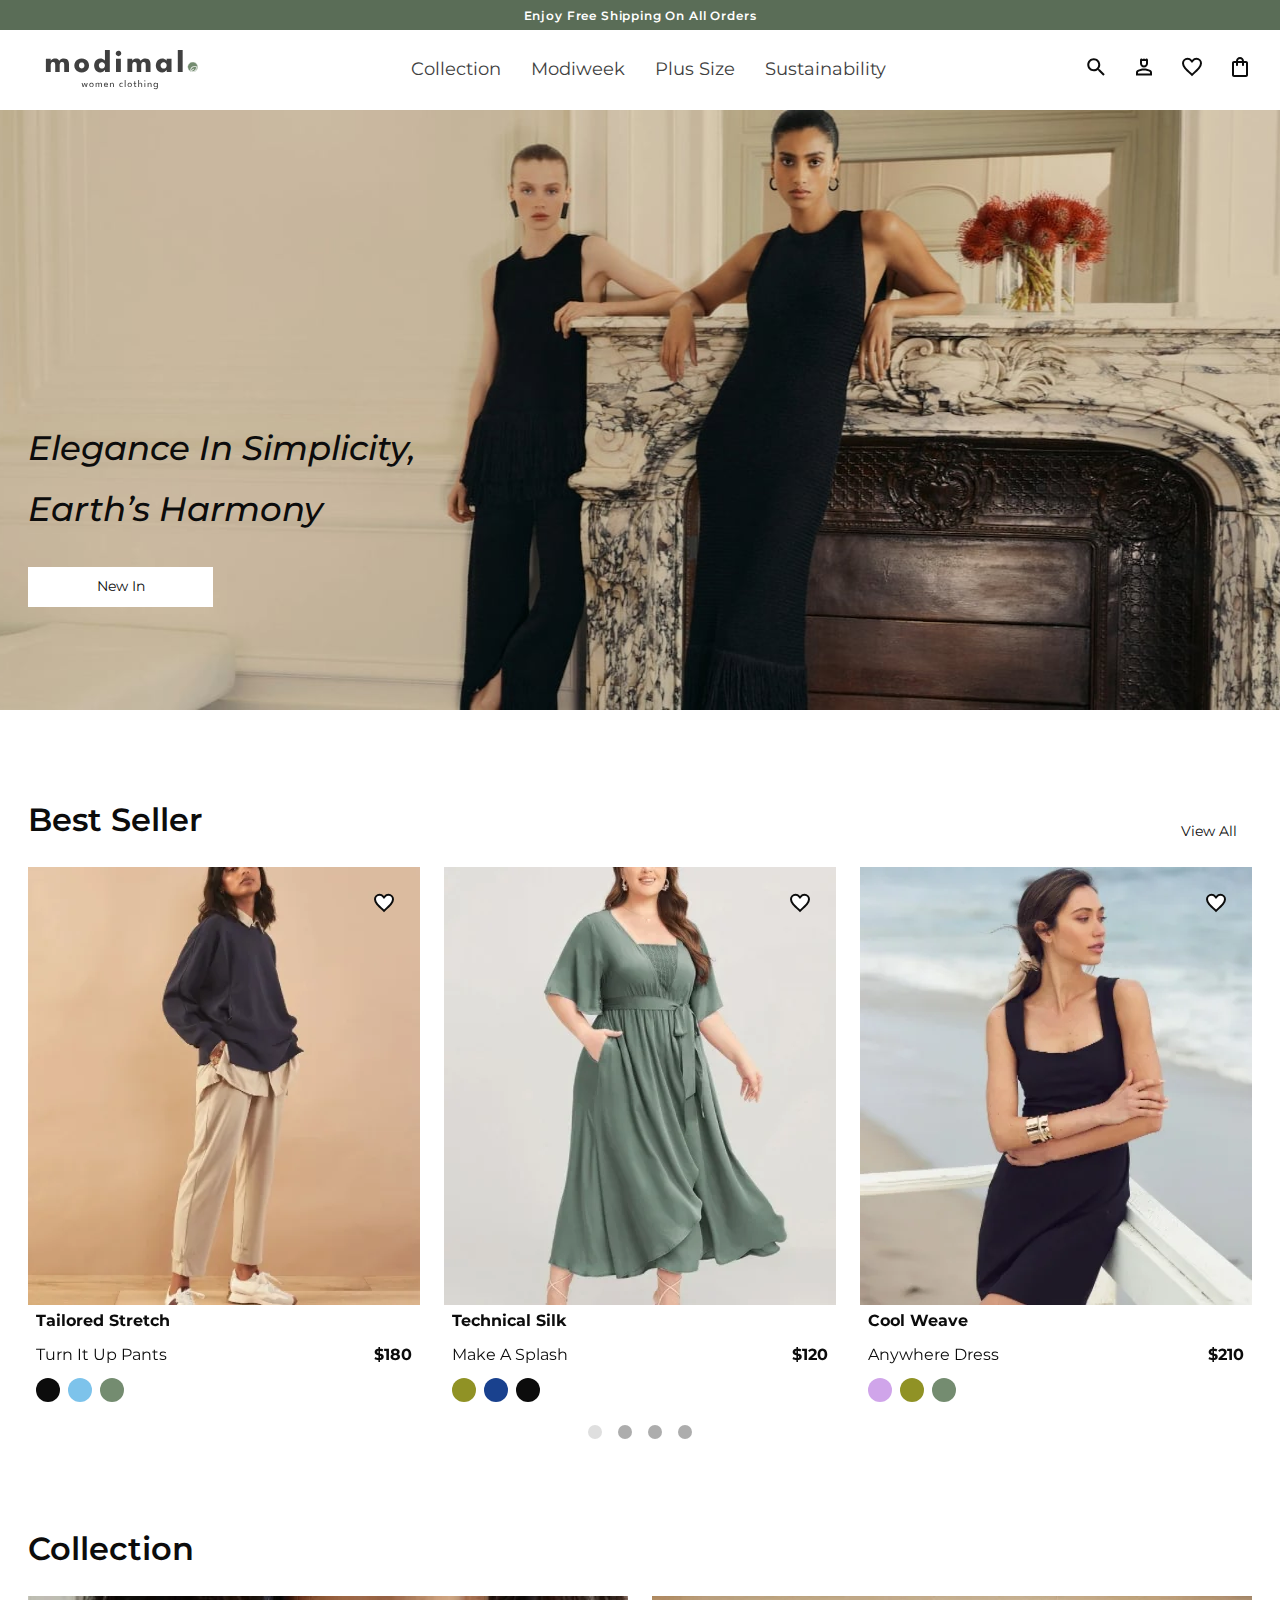
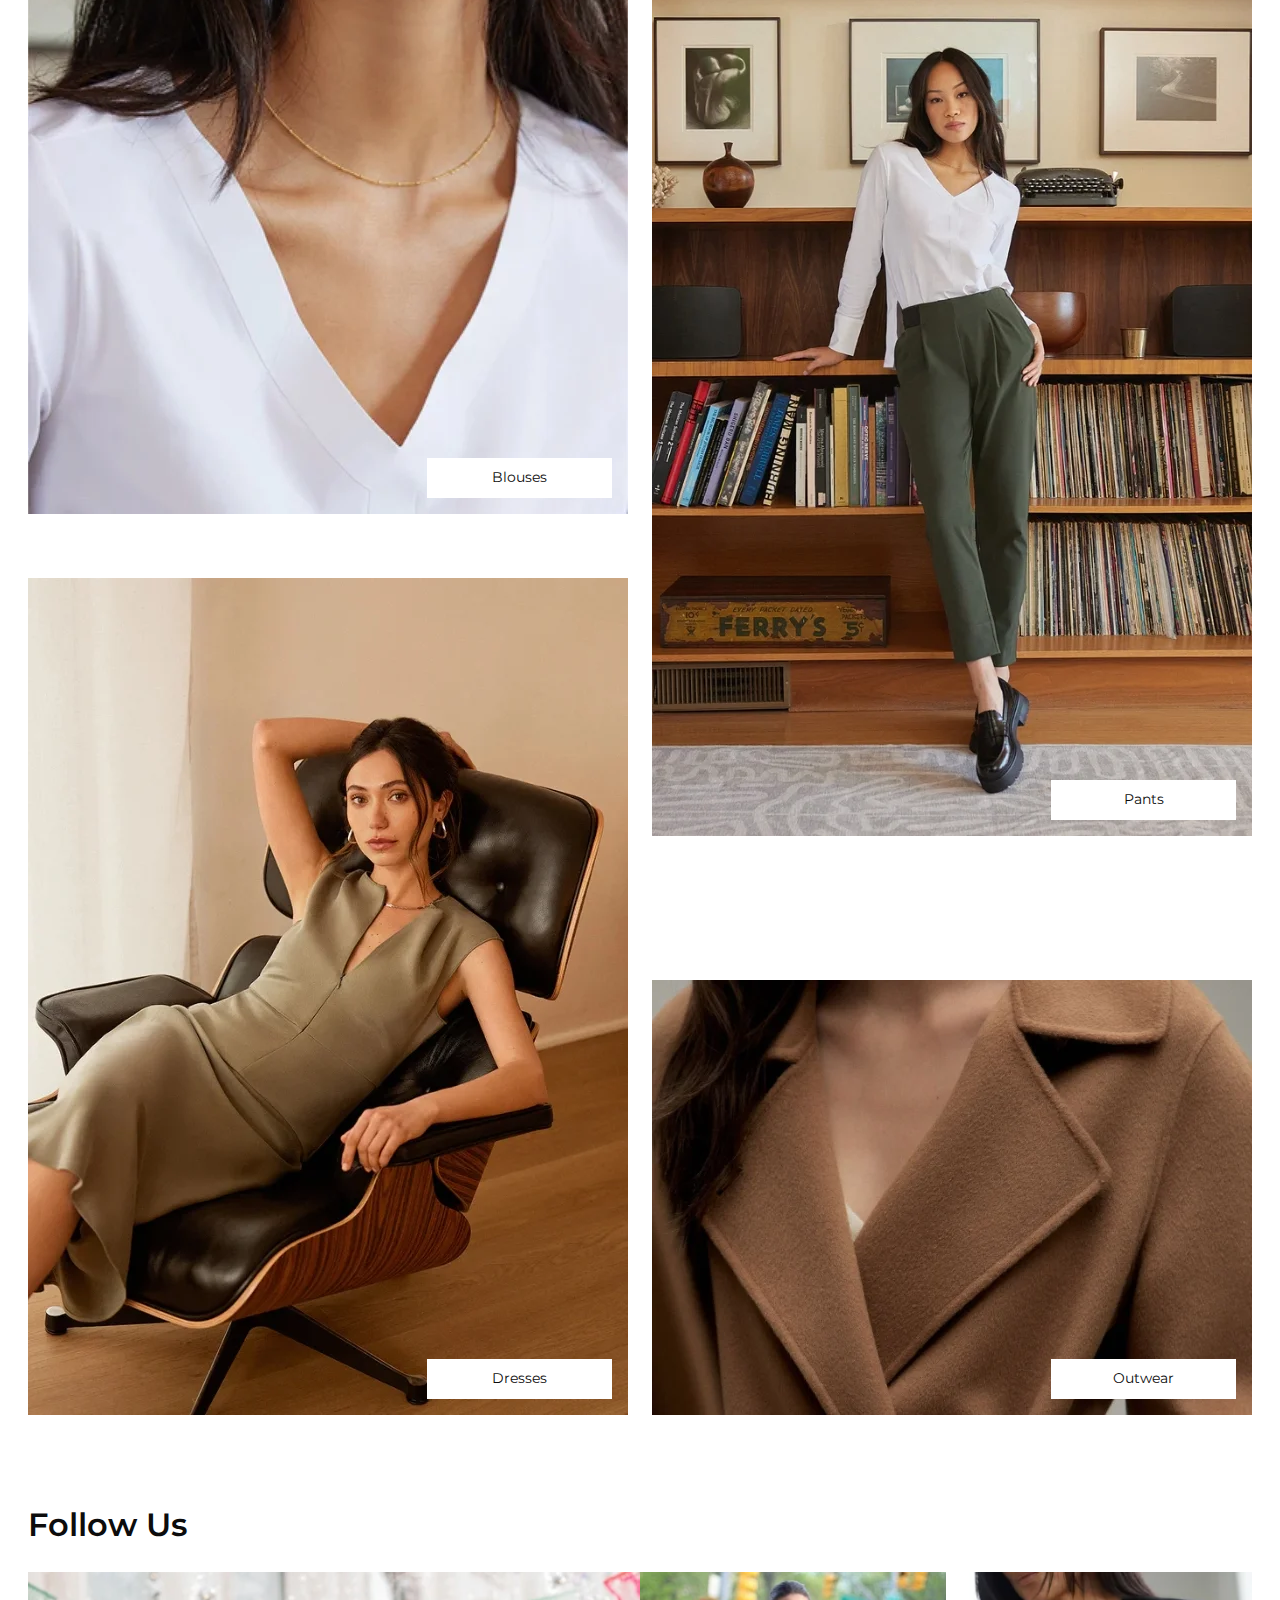
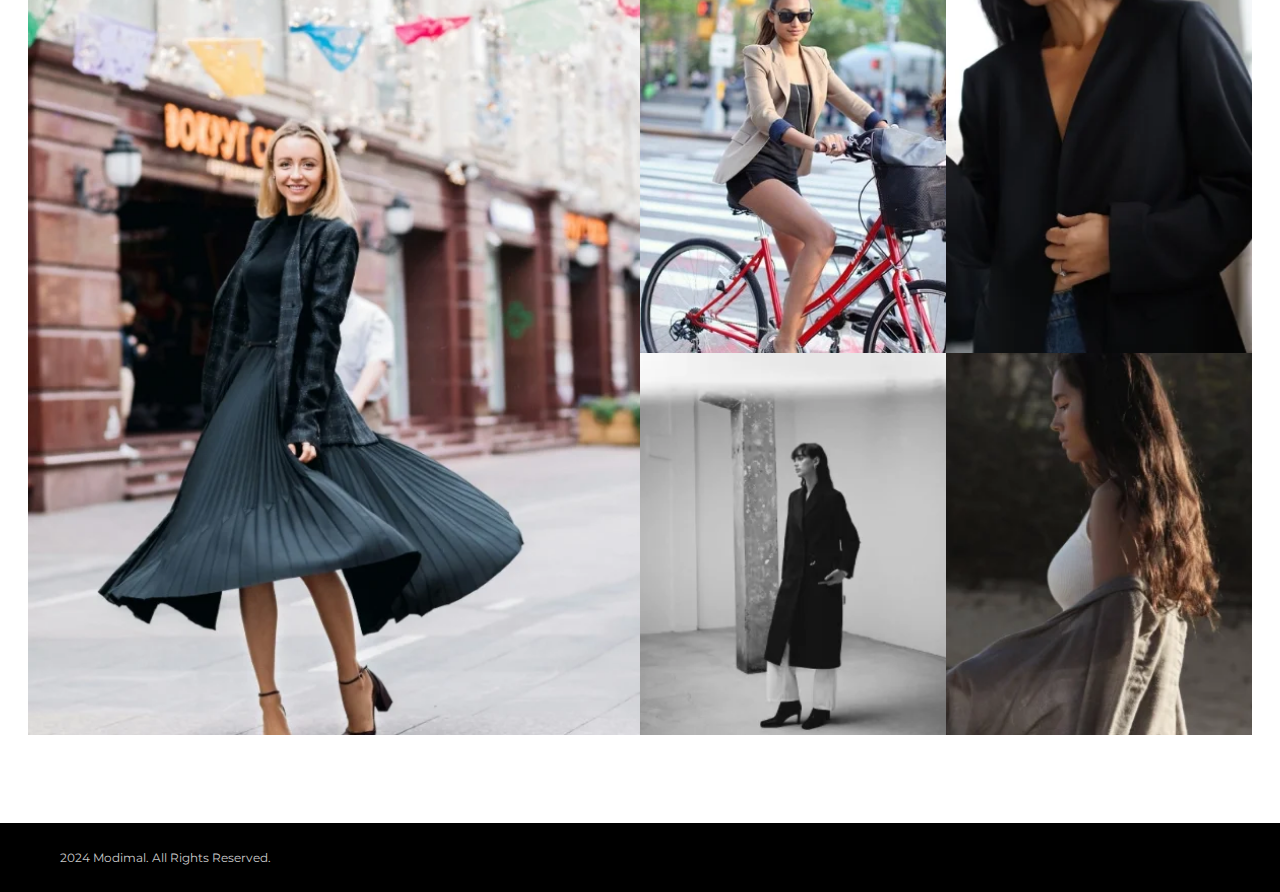
<file: docs/index.html>
<!DOCTYPE html><html lang="en"><head><meta charset="UTF-8"/><meta http-equiv="X-UA-Compatible" content="IE=edge"/><meta name="viewport" content="width=device-width, initial-scale=1.0"/><title>Modimal</title><link rel="stylesheet" href="./css/main.css"/><link rel="icon" type="image/x-icon" href="./img/favicons/favicon.svg"><link rel="apple-touch-icon" sizes="180x180" href="./img/favicons/apple-touch-icon.png"></head><body><section class="top-info"><div class="container"><p>Enjoy Free Shipping On&#160;All Orders</p></div></section><header class="header"><div class="container"><div class="header__row"><div class="header__logo"> <a href="#!" class="logo"><img src="./img/logo/logo.svg" alt="modimal"></a></div><nav class="header__nav nav"><ul class="nav__list"><li><a href="#!">Collection</a></li><li><a href="#!">Modiweek</a></li><li><a href="#!">Plus Size</a></li><li><a href="#!">Sustainability</a></li></ul></nav><div class="header_account header__account--first"><ul class="account"><li class="account__menu"> <button class="mobile-nav-btn"><div class="nav-icon"></div></button></li><li class="account__search"> <a href="#!"><svg class="icon icon--search"><use href="./img/svgsprite/sprite.symbol.svg#search"></use></svg></a></li><li> <a href="#!"><svg class="icon icon--person"><use href="./img/svgsprite/sprite.symbol.svg#person"></use></svg></a></li></ul></div><div class="header_account"><ul class="account"><li> <a href="#!"><svg class="icon icon--favorite"><use href="./img/svgsprite/sprite.symbol.svg#favorite"></use></svg></a></li><li> <a href="#!"><svg class="icon icon--bag"><use href="./img/svgsprite/sprite.symbol.svg#bag"></use></svg></a></li></ul></div></div></div></header><div class="mobile-nav"><div class="mobile-nav__links"><ul class="mobile-links"><li class="mobile-links__parent"> <button class="mobile-links__parent-btn"> <span class="mobile-links__parent-tittle">Collection</span><svg class="mobile-links__parent-btn__icon icon icon--arrow-down"><use href="./img/svgsprite/sprite.symbol.svg#arrow-down"></use></svg></button><div class="mobile-sub"><ul class="mobile-sub-list"><li class="mobile-sub-list__item"><a class="mobile-sub-list__link" href="#!">modimal</a></li><li class="mobile-sub-list__item"><a class="mobile-sub-list__link" href="#!">modimal</a></li><li class="mobile-sub-list__item"><a class="mobile-sub-list__link" href="#!">modimal</a></li><li class="mobile-sub-list__item"><a class="mobile-sub-list__link" href="#!">modimal</a></li><li class="mobile-sub-list__item"><a class="mobile-sub-list__link" href="#!">modimal</a></li><li class="mobile-sub-list__item"><a class="mobile-sub-list__link" href="#!">modimal</a></li></ul></div></li><li class="mobile-links__parent"> <button class="mobile-links__parent-btn"> <span class="mobile-links__parent-tittle">New In</span><svg class="mobile-links__parent-btn__icon icon icon--arrow-down"><use href="./img/svgsprite/sprite.symbol.svg#arrow-down"></use></svg></button><div class="mobile-sub"><ul class="mobile-sub-list"><li class="mobile-sub-list__item"><a class="mobile-sub-list__link" href="#!">shop all</a></li><li class="mobile-sub-list__item"><a class="mobile-sub-list__link" href="#!">tops & blouses</a></li><li class="mobile-sub-list__item"><a class="mobile-sub-list__link" href="#!">tees</a></li><li class="mobile-sub-list__item"><a class="mobile-sub-list__link" href="#!">pants</a></li><li class="mobile-sub-list__item"><a class="mobile-sub-list__link" href="#!">jackets & outwears</a></li><li class="mobile-sub-list__item"><a class="mobile-sub-list__link" href="#!">pullovers</a></li></ul></div></li><li class="mobile-links__parent"> <button class="mobile-links__parent-btn"> <span class="mobile-links__parent-tittle">ModiWeek</span><svg class="mobile-links__parent-btn__icon icon icon--arrow-down"><use href="./img/svgsprite/sprite.symbol.svg#arrow-down"></use></svg></button><div class="mobile-sub"><ul class="mobile-sub-list"><li class="mobile-sub-list__item"><a class="mobile-sub-list__link" href="#!">modimal</a></li><li class="mobile-sub-list__item"><a class="mobile-sub-list__link" href="#!">modimal</a></li><li class="mobile-sub-list__item"><a class="mobile-sub-list__link" href="#!">modimal</a></li><li class="mobile-sub-list__item"><a class="mobile-sub-list__link" href="#!">modimal</a></li><li class="mobile-sub-list__item"><a class="mobile-sub-list__link" href="#!">modimal</a></li><li class="mobile-sub-list__item"><a class="mobile-sub-list__link" href="#!">modimal</a></li></ul></div></li><li class="mobile-links__parent"> <button class="mobile-links__parent-btn"> <span class="mobile-links__parent-tittle">Plus Size</span><svg class="mobile-links__parent-btn__icon icon icon--arrow-down"><use href="./img/svgsprite/sprite.symbol.svg#arrow-down"></use></svg></button><div class="mobile-sub"><ul class="mobile-sub-list"><li class="mobile-sub-list__item"><a class="mobile-sub-list__link" href="#!">modimal</a></li><li class="mobile-sub-list__item"><a class="mobile-sub-list__link" href="#!">modimal</a></li><li class="mobile-sub-list__item"><a class="mobile-sub-list__link" href="#!">modimal</a></li><li class="mobile-sub-list__item"><a class="mobile-sub-list__link" href="#!">modimal</a></li><li class="mobile-sub-list__item"><a class="mobile-sub-list__link" href="#!">modimal</a></li><li class="mobile-sub-list__item"><a class="mobile-sub-list__link" href="#!">modimal</a></li></ul></div></li><li class="mobile-links__parent"> <button class="mobile-links__parent-btn"> <span class="mobile-links__parent-tittle">Sustainability</span> <svg class="mobile-links__parent-btn__icon icon icon--arrow-down"><use href="./img/svgsprite/sprite.symbol.svg#arrow-down"></use></svg></button><div class="mobile-sub"><ul class="mobile-sub-list"><li class="mobile-sub-list__item"><a class="mobile-sub-list__link" href="#!">mission</a></li><li class="mobile-sub-list__item"><a class="mobile-sub-list__link" href="#!">processing</a></li><li class="mobile-sub-list__item"><a class="mobile-sub-list__link" href="#!">materials</a></li><li class="mobile-sub-list__item"><a class="mobile-sub-list__link" href="#!">packaging</a></li><li class="mobile-sub-list__item"><a class="mobile-sub-list__link" href="#!">product care</a></li><li class="mobile-sub-list__item"><a class="mobile-sub-list__link" href="#!">our suppliers</a></li></ul></div></li></ul></div><div class="mobile-nav_btns"> <a class="btn-outline" href="#!">Log In<svg class="icon icon--person"><use href="./img/svgsprite/sprite.symbol.svg#person"></use></svg></a> <a class="btn-outline" href="#!">Create Account</a></div></div><main class="main"><section class="hero"><div class="container"><div class="hero__content"><h1 class="hero__title">Elegance in&#160;simplicity, Earth&#8217;s harmony</h1> <a href="#!" class="btn">New In</a></div></div></section><section class="best"><div class="container"><div class="best__title-wrapper"><h2 class="best__title title">Best Seller</h2><div class="best__link"> <a class="btn btn--small" href="#!">View All</a></div></div><div class="best__cards"><div class="swiper"><div class="swiper-wrapper"><div class="swiper-slide"><article class="card"><div class="card__fav-btn"> <button class="card__btn-fav"><svg class="icon icon--favorite"><use href="./img/svgsprite/sprite.symbol.svg#favorite"></use></svg></button></div><div class="card__picture"><picture><source srcset="./img/best/best-01.webp 1x, ./img/best/best-01@2x.webp 2x" type="image/webp"><source srcset="./img/best/best-01.jpeg 1x, ./img/best/best-01@2x.jpeg 2x" type="image/jpeg"> <img class="card__img" src="./img/best/best-01.jpeg" alt="tailored stretch"></picture></div><div class="card__body"><h2 class="card__title"><a href="#!">tailored stretch</a></h2><div class="card__cols"><div class="card__desc">turn it&#160;up&#160;pants</div><div class="card__price">$180</div></div><div class="card__colors"><div class="color color--black"></div><div class="color color--blue"></div><div class="color color--green"></div></div></div></article></div><div class="swiper-slide"><article class="card"><div class="card__fav-btn"> <button class="card__btn-fav"><svg class="icon icon--favorite"><use href="./img/svgsprite/sprite.symbol.svg#favorite"></use></svg></button></div><div class="card__picture"><picture><source srcset="./img/best/best-02.webp 1x, ./img/best/best-02@2x.webp 2x" type="image/webp"><source srcset="./img/best/best-02.jpeg 1x, ./img/best/best-02@2x.jpeg 2x" type="image/jpeg"> <img class="card__img" src="./img/best/best-02.jpeg" alt="tailored stretch"></picture></div><div class="card__body"><h2 class="card__title"><a href="#!">Technical Silk</a></h2><div class="card__cols"><div class="card__desc">Make a&#160;Splash</div><div class="card__price">$120</div></div><div class="card__colors"><div class="color color--olive"></div><div class="color color--navy"></div><div class="color color--black"></div></div></div></article></div><div class="swiper-slide"><article class="card"><div class="card__fav-btn"> <button class="card__btn-fav"><svg class="icon icon--favorite"><use href="./img/svgsprite/sprite.symbol.svg#favorite"></use></svg></button></div><div class="card__picture"><picture><source srcset="./img/best/best-03.webp 1x, ./img/best/best-03@2x.webp 2x" type="image/webp"><source srcset="./img/best/best-03.jpeg 1x, ./img/best/best-03@2x.jpeg 2x" type="image/jpeg"> <img class="card__img" src="./img/best/best-03.jpeg" alt="tailored stretch"></picture></div><div class="card__body"><h2 class="card__title"><a href="#!">Cool Weave</a></h2><div class="card__cols"><div class="card__desc">Anywhere Dress</div><div class="card__price">$210</div></div><div class="card__colors"><div class="color color--pink"></div><div class="color color--olive"></div><div class="color color--green"></div></div></div></article></div><div class="swiper-slide"><article class="card"><div class="card__fav-btn"> <button class="card__btn-fav"><svg class="icon icon--favorite"><use href="./img/svgsprite/sprite.symbol.svg#favorite"></use></svg></button></div><div class="card__picture"><picture><source srcset="./img/best/best-04.webp 1x, ./img/best/best-04@2x.webp 2x" type="image/webp"><source srcset="./img/best/best-04.jpeg 1x, ./img/best/best-04@2x.jpeg 2x" type="image/jpeg"> <img class="card__img" src="./img/best/best-04.jpeg" alt="tailored stretch"></picture></div><div class="card__body"><h2 class="card__title"><a href="#!">Cool Dress</a></h2><div class="card__cols"><div class="card__desc">Anywhere Dress</div><div class="card__price">$210</div></div><div class="card__colors"><div class="color color--white"></div><div class="color color--black"></div><div class="color color--green"></div></div></div></article></div><div class="swiper-slide"><article class="card"><div class="card__fav-btn"> <button class="card__btn-fav"><svg class="icon icon--favorite"><use href="./img/svgsprite/sprite.symbol.svg#favorite"></use></svg></button></div><div class="card__picture"><picture><source srcset="./img/best/best-05.webp 1x, ./img/best/best-05@2x.webp 2x" type="image/webp"><source srcset="./img/best/best-05.jpeg 1x, ./img/best/best-05@2x.jpeg 2x" type="image/jpeg"> <img class="card__img" src="./img/best/best-05.jpeg" alt="tailored stretch"></picture></div><div class="card__body"><h2 class="card__title"><a href="#!">Cool Blause</a></h2><div class="card__cols"><div class="card__desc">Anywhere Dress</div><div class="card__price">$210</div></div><div class="card__colors"><div class="color color--blue"></div><div class="color color--white"></div><div class="color color--green"></div></div></div></article></div><div class="swiper-slide"><article class="card"><div class="card__fav-btn"> <button class="card__btn-fav"><svg class="icon icon--favorite"><use href="./img/svgsprite/sprite.symbol.svg#favorite"></use></svg></button></div><div class="card__picture"><picture><source srcset="./img/best/best-06.webp 1x, ./img/best/best-06@2x.webp 2x" type="image/webp"><source srcset="./img/best/best-06.jpeg 1x, ./img/best/best-06@2x.jpeg 2x" type="image/jpeg"> <img class="card__img" src="./img/best/best-06.jpeg" alt="tailored stretch"></picture></div><div class="card__body"><h2 class="card__title"><a href="#!">Summer Dress</a></h2><div class="card__cols"><div class="card__desc">Anywhere Dress</div><div class="card__price">$210</div></div><div class="card__colors"><div class="color color--white"></div><div class="color color--olive"></div><div class="color color--green"></div></div></div></article></div></div><div class="swiper-pagination"></div></div></div></div></section><section class="collection"><div class="container"><h2 class="collection_title title">Collection</h2><div class="collection__cols"><div class="collection__col"><article class="card-collection"><picture><source srcset="./img/collection/collection-01.webp 1x, ./img/collection/collection-01@2x.webp 2x" type="image/webp"><source srcset="./img/collection/collection-01.jpeg 1x, ./img/collection/collection-01@2x.jpeg 2x" type="image/jpeg"> <img class="card-collection__img" src="./img/collection/collection-01.jpeg" alt=""></picture><div class="card-collection__link"> <a class="btn btn--mobile-wide" href="#!">Blouses</a></div></article><article class="card-collection"><picture><source srcset="./img/collection/collection-02.webp 1x, ./img/collection/collection-02@2x.webp 2x" type="image/webp"><source srcset="./img/collection/collection-02.jpeg 1x, ./img/collection/collection-02@2x.jpeg 2x" type="image/jpeg"> <img class="card-collection__img" src="./img/collection/collection-02.jpeg" alt=""></picture><div class="card-collection__link"> <a class="btn btn--mobile-wide" href="#!">Dresses</a></div></article></div><div class="collection__col"><article class="card-collection"><picture><source srcset="./img/collection/collection-03.webp 1x, ./img/collection/collection-03@2x.webp 2x" type="image/webp"><source srcset="./img/collection/collection-03.jpeg 1x, ./img/collection/collection-03@2x.jpeg 2x" type="image/jpeg"> <img class="card-collection__img" src="./img/collection/collection-03.jpeg" alt=""></picture><div class="card-collection__link"> <a class="btn btn--mobile-wide" href="#!">Pants</a></div></article><article class="card-collection"><picture><source srcset="./img/collection/collection-04.webp 1x, ./img/collection/collection-04@2x.webp 2x" type="image/webp"><source srcset="./img/collection/collection-04.jpeg 1x, ./img/collection/collection-04@2x.jpeg 2x" type="image/jpeg"> <img class="card-collection__img" src="./img/collection/collection-04.jpeg" alt=""></picture><div class="card-collection__link"> <a class="btn btn--mobile-wide" href="#!">Outwear</a></div></article></div></div></div></section><section class="follow"><div class="container"><h2 class="follow__title title">Follow us</h2><div class="follow__grid"><picture><source srcset="./img/follow/follow-01.webp 1x, ./img/follow/follow-01@2x.webp 2x" type="image/webp"><source srcset="./img/follow/follow-01.jpeg 1x, ./img/follow/follow-01@2x.jpeg 2x" type="image/jpeg"> <img class="follow__img" src="./img/follow/follow-01.jpeg" alt=""></picture><picture><source srcset="./img/follow/follow-02.webp 1x, ./img/follow/follow-02@2x.webp 2x" type="image/webp"><source srcset="./img/follow/follow-02.jpeg 1x, ./img/follow/follow-02@2x.jpeg 2x" type="image/jpeg"> <img class="follow__img" src="./img/follow/follow-02.jpeg" alt=""></picture><picture><source srcset="./img/follow/follow-03.webp 1x, ./img/follow/follow-03@2x.webp 2x" type="image/webp"><source srcset="./img/follow/follow-03.jpeg 1x, ./img/follow/follow-03@2x.jpeg 2x" type="image/jpeg"> <img class="follow__img" src="./img/follow/follow-03.jpeg" alt=""></picture><picture><source srcset="./img/follow/follow-04.webp 1x, ./img/follow/follow-04@2x.webp 2x" type="image/webp"><source srcset="./img/follow/follow-04.jpeg 1x, ./img/follow/follow-04@2x.jpeg 2x" type="image/jpeg"> <img class="follow__img" src="./img/follow/follow-04.jpeg" alt=""></picture><picture><source srcset="./img/follow/follow-05.webp 1x, ./img/follow/follow-05@2x.webp 2x" type="image/webp"><source srcset="./img/follow/follow-05.jpeg 1x, ./img/follow/follow-05@2x.jpeg 2x" type="image/jpeg"> <img class="follow__img" src="./img/follow/follow-05.jpeg" alt=""></picture></div></div></section></main><footer class="footer"><div class="container"><h3 class="footer__copyright">2024 modimal. All Rights Reserved.</h3></div></footer><script src="./js/index.bundle.js"></script></body></html>
</file>
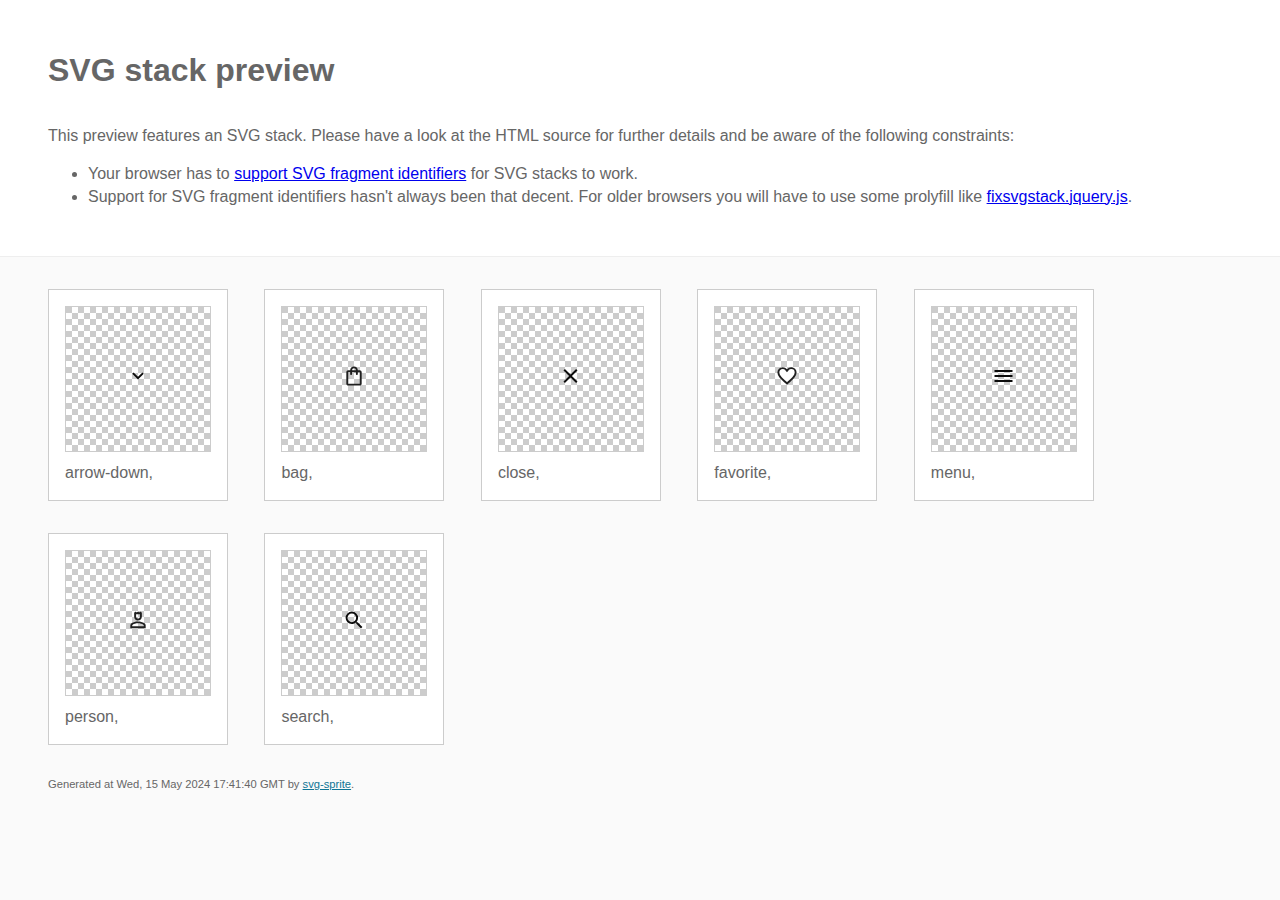
<file: docs/img/svgsprite/stack/sprite.stack.html>
<!doctype html>
<html lang="en">
    <head>
        <meta charset="utf-8">
        <title>SVG stack preview | svg-sprite</title>
        <style>
            body {
                padding: 0;
                margin: 0;
                color: #666;
                background: #fafafa;
                font-family: Arial, Helvetica, sans-serif;
                font-size: 1em;
                line-height: 1.4;
            }

            header {
                display: block;
                padding: 3em 3em 2em;
                background-color: #fff;
            }

            header p {
                margin: 2em 0 0;
            }

            section {
                border-top: 1px solid #eee;
                padding: 2em 3em 0;
            }

            section ul {
                margin: 0;
                padding: 0;
            }

            section li {
                display: inline-block;
                background-color: #fff;
                position: relative;
                margin: 0 2em 2em 0;
                vertical-align: top;
                border: 1px solid #ccc;
                padding: 1em 1em 3em;
                cursor: default;
            }

            .icon-box {
                margin: 0;
                width: 144px;
                height: 144px;
                position: relative;
                background: #ccc url("data:image/svg+xml,%3Csvg xmlns='http://www.w3.org/2000/svg' width='12' height='12'%3E%3Cpath fill='%23fff' d='M6 0h6v6H6zM0 6h6v6H0z'/%3E%3C/svg%3E") top left repeat;
                border: 1px solid #ccc;
                display: table-cell;
                vertical-align: middle;
                text-align: center;
            }

            .icon {
                display: inline-block;
            }

            h1 {
                margin-top: 0;
            }

            h2 {
                margin: 0;
                padding: 0;
                font-size: 1em;
                font-weight: 400;
                white-space: nowrap;
                overflow: hidden;
                text-overflow: ellipsis;
                position: absolute;
                left: 1em;
                right: 1em;
                bottom: 1em;
            }

            footer {
                display: block;
                margin: 0;
                padding: 0 3em 3em;
            }

            footer p {
                margin: 0;
                font-size: .7em;
            }

            footer a {
                color: #0f7595;
                margin-left: 0;
            }
        </style>

<!--
Sprite shape dimensions
====================================================================================================
You will need to set the sprite shape dimensions via CSS when you use them as stack SVGs, otherwise
they would become a huge 100% in size. You may use the following dimension classes for doing so.
They might well be outsourced to an external stylesheet of course.
-->

<style>
 .svg-arrow-down-dims { width: 24px; height: 24px; }
 .svg-bag-dims { width: 24px; height: 24px; }
 .svg-close-dims { width: 25px; height: 24px; }
 .svg-favorite-dims { width: 24px; height: 24px; }
 .svg-menu-dims { width: 25px; height: 24px; }
 .svg-person-dims { width: 24px; height: 24px; }
 .svg-search-dims { width: 24px; height: 24px; }
</style>

<!--
====================================================================================================
-->

    </head>
    <body>
        <header>
            <h1>SVG stack preview</h1>
            <p>This preview features an SVG stack. Please have a look at the HTML source for further details and be aware of the following constraints:</p>
            <ul>
                <li>Your browser has to <a href="https://caniuse.com/svg-fragment" target="_blank" rel="noopener noreferrer">support SVG fragment identifiers</a> for SVG stacks to work.</li>
                <li>Support for SVG fragment identifiers hasn't always been that decent. For older browsers you will have to use some prolyfill like <a href="https://github.com/preciousforever/SVG-Stacker/blob/master/fixsvgstack.jquery.js" target="_blank" rel="noopener noreferrer">fixsvgstack.jquery.js</a>.</li>
            </ul>
        </header>
        <section>

<!--
SVG stack
====================================================================================================
These SVG images make use of fragment identifiers (IDs) to reference certain portions of the
external sprite. By default, all shapes inside the sprite are hidden by CSS. The `:target` pseudo
selector is used to show the very shape that is referenced by the fragment identifier.
-->

            <ul>

             <li title="arrow-down">
                    <div class="icon-box">
                        <img src="svg/sprite.stack.svg#arrow-down" class="svg-arrow-down-dims" alt="arrow-down">
                    </div>
                    <h2>arrow-down, </h2>
                </li>
             <li title="bag">
                    <div class="icon-box">
                        <img src="svg/sprite.stack.svg#bag" class="svg-bag-dims" alt="bag">
                    </div>
                    <h2>bag, </h2>
                </li>
             <li title="close">
                    <div class="icon-box">
                        <img src="svg/sprite.stack.svg#close" class="svg-close-dims" alt="close">
                    </div>
                    <h2>close, </h2>
                </li>
             <li title="favorite">
                    <div class="icon-box">
                        <img src="svg/sprite.stack.svg#favorite" class="svg-favorite-dims" alt="favorite">
                    </div>
                    <h2>favorite, </h2>
                </li>
             <li title="menu">
                    <div class="icon-box">
                        <img src="svg/sprite.stack.svg#menu" class="svg-menu-dims" alt="menu">
                    </div>
                    <h2>menu, </h2>
                </li>
             <li title="person">
                    <div class="icon-box">
                        <img src="svg/sprite.stack.svg#person" class="svg-person-dims" alt="person">
                    </div>
                    <h2>person, </h2>
                </li>
             <li title="search">
                    <div class="icon-box">
                        <img src="svg/sprite.stack.svg#search" class="svg-search-dims" alt="search">
                    </div>
                    <h2>search, </h2>
                </li>
         </ul>

<!--
====================================================================================================
-->

        </section>
        <footer>
            <p>Generated at Wed, 15 May 2024 17:41:40 GMT by <a href="https://github.com/svg-sprite/svg-sprite" target="_blank" rel="noopener noreferrer">svg-sprite</a>.</p>
        </footer>
    </body>
</html>
</file>
<file: docs/css/main.css>
@charset "UTF-8";@import url(https://fonts.googleapis.com/css?family=Montserrat:100,200,300,regular,500,600,700,800,900,100italic,200italic,300italic,italic,500italic,600italic,700italic,800italic,900italic);*{padding:0;margin:0;border:0}*,::after,::before{-webkit-box-sizing:border-box;box-sizing:border-box}a,a:hover,a:link,a:visited{text-decoration:none}aside,footer,header,legend,main,nav,section{display:block}h1,h2,h3,h4,h5,h6,p{font-size:inherit;font-weight:inherit}ul,ul li{list-style:none}img{vertical-align:top}img,svg{max-width:100%;height:auto}address{font-style:normal}input,select,textarea{background-color:transparent}button,input,select,textarea{font-family:inherit;font-size:inherit;color:inherit}input::-ms-clear{display:none}button,input[type=submit]{display:inline-block;-webkit-box-shadow:none;box-shadow:none;background-color:transparent;background:0 0;cursor:pointer}button:active,button:focus,input:active,input:focus{outline:0}button::-moz-focus-inner{padding:0;border:0}label{cursor:pointer}:root{--container-width:1254px;--container-padding:0 15px;--font-main:"Montserrat", sans-serif;--font-accent:"Montserrat", sans-serif;--font-titles:var(--font-accent);--page-bg:#fff;--text-color:#000;--accent:#ac182c;--link-color:#2578c8;--laptop-size:1199px;--tablet-size:959px;--mobile-size:599px;--primary:#748c70;--black:#0c0c0c;--white:#fff;--primary-primary25:#f0f2ef;--primary-primary50:#d1d9cf;--primary-primary100:#b2bfaf;--primary-primary200:#a2b39f;--primary-primary300:#93a690;--primary-primary400:#839980;--primary-primary-600:#5a6d57;--primary-primary-700:#404e3e;--primary-primary750:#343e32;--primary-primary800:#272f25;--primary-primary900:#0d100c;--neutral-backgroundfaf9f5:#faf9f5;--neutral-graydfdfdf:#dfdfdf;--neutral-grayededed:#ededed;--neutral-grayf9f9f9:#f9f9f9;--neutral-graycbcbcb:#cbcbcb;--neutral-grayadadad:#adadad;--neutral-gray868686:#868686;--neutral-gray606060:#606060;--neutral-gray404040:#404040;--neutral-gray202020:#202020;--neutral-gray0c0c0c:#0c0c0c;--state-color-warning-bg:#f7e4c9;--state-color-warning-light:#ecbb77;--state-color-warning:#e09126;--state-color-error-bg:#fff2f2;--state-color-error-light:#ed2e2e;--state-color-error:#c30000;--state-color-success-bg:#f3fdfa;--state-color-success-light:#00ba88;--state-color-success:#00966d;--font-family:"Montserrat", sans-serif}.dark{--page-bg:#252526;--text-color:#fff}.icon{fill:transparent;stroke:transparent;width:24px;height:24px}.icon--person,.icon--search{fill:#0c0c0c}.icon--favorite{stroke:#0c0c0c;fill:#fff}.icon--arrow-down,.icon--bag,.icon--menu{fill:#0c0c0c}html{scroll-behavior:smooth}body{background-color:var(--page-bg);color:var(--text-color);font-family:var(--font-main);text-wrap:balance}img{display:block}a{color:var(--link-color)}.container{max-width:var(--container-width);padding:var(--container-padding);margin:0 auto}.main{display:grid}.mobile-nav{overflow-y:auto;position:fixed;top:-100%;width:100%;height:100%;z-index:99;padding:106px 20px 56px;display:-webkit-box;display:-ms-flexbox;display:flex;-webkit-box-orient:vertical;-webkit-box-direction:normal;-ms-flex-direction:column;flex-direction:column;background:#fff;-webkit-transition:all .2s ease-in;transition:all .2s ease-in}.mobile-nav--open{top:0}.mobile-nav a{color:var(--black)}.mobile-nav__links{margin-bottom:84px}.mobile-links{display:grid;gap:32px}.mobile-links__parent{border-bottom:1px solid var(--black)}.mobile-links__parent-btn{width:100%;display:-webkit-box;display:-ms-flexbox;display:flex;-webkit-box-pack:justify;-ms-flex-pack:justify;justify-content:space-between}.mobile-links__parent-tittle{font-family:var(--font-family);font-weight:400;font-size:14px;line-height:180%;text-transform:capitalize;color:var(--black)}.mobile-links__parent-btn__icon,.mobile-sub{-webkit-transition:all .2s ease-in;transition:all .2s ease-in}.active .mobile-links__parent-btn__icon{-webkit-transform:rotate(-180deg);-ms-transform:rotate(-180deg);transform:rotate(-180deg)}.mobile-sub{max-height:0;overflow:hidden}.mobile-sub-list{display:grid;gap:16px;padding:24px 0 0 35px}.mobile-sub-list__item{font-family:var(--font-family);font-weight:400;font-size:14px;line-height:180%;text-transform:capitalize;color:var(--neutral-gray404040)}.mobile-sub-list__item:hover{color:var(--black);-webkit-transform:scale(1.02);-ms-transform:scale(1.02);transform:scale(1.02)}.mobile-sub-list__link{display:inline-block;padding-top:7px;color:var(--neutral-gray404040)}.mobile-sub-list__link:hover{color:#000}.mobile-nav_btns{border-top:1px solid var(--neutral-graycbcbcb);padding-top:14px;margin-top:auto;display:grid;grid-template-columns:1fr 1fr;gap:16px}.none{display:none!important}.visually-hidden{position:absolute;width:1px;height:1px;margin:-1px;border:0;padding:0;white-space:nowrap;-webkit-clip-path:inset(100%);clip-path:inset(100%);clip:rect(0 0 0 0);overflow:hidden}.no-scroll{overflow-y:hidden}.text-left{text-align:left}.text-right{text-align:right}.text-center{text-align:center}.d-flex{display:-webkit-box;display:-ms-flexbox;display:flex}.flex-center{-webkit-box-pack:center;-ms-flex-pack:center;justify-content:center}.best__title-wrapper,body,html{display:-webkit-box;display:-ms-flexbox;display:flex}body,html{min-height:100vh;-webkit-box-orient:vertical;-webkit-box-direction:normal;-ms-flex-direction:column;flex-direction:column}.best__title-wrapper{-webkit-box-pack:justify;-ms-flex-pack:justify;justify-content:space-between;-webkit-box-align:center;-ms-flex-align:center;align-items:center}.btn,a.btn{display:inline-block;padding:8px;min-width:185px;height:40px;background:var(--white);font-family:var(--font-family);font-weight:400;font-size:14px;line-height:171%;text-transform:capitalize;text-align:center;color:var(--black)}.btn:hover,a.btn:hover{background-color:var(--neutral-graydfdfdf);-webkit-transition:all .2s ease-in;transition:all .2s ease-in}.btn--small,a.btn--small{min-width:unset;padding-left:15px;padding-right:15px}.btn-outline,a.btn-outline{display:inline-block;border:1px solid var(--primary-primary-600);padding:8px 16px;height:40px;display:-webkit-box;display:-ms-flexbox;display:flex;gap:4px;-webkit-box-align:center;-ms-flex-align:center;align-items:center;-webkit-box-pack:center;-ms-flex-pack:center;justify-content:center;font-family:var(--font-family);font-weight:400;font-size:14px;line-height:171%;text-transform:capitalize;text-align:center;color:var(--primary-primary-600)}.btn-outline:hover,a.btn-outline:hover{color:var(--primary-primary-700)}.card-collection{position:relative}.card-collection__link{position:absolute;right:16px;bottom:16px}.card{position:relative}.card__fav-btn{position:absolute;z-index:9;top:24px;right:24px}.icon--favorite:hover{stroke:#e33a79}.active{stroke:var(--state-color-error);fill:var(--state-color-error)}.card__body{padding:5.5px 8px;display:grid;gap:8px}.card__title{font-family:var(--font-family);font-weight:700;font-size:16px;line-height:140%;text-transform:capitalize}.card__title,.card__title a{color:var(--black)}.card-collection__link .btn::after,.card__title a::after{content:"";position:absolute;left:0;top:0;width:100%;height:100%}.card__cols{display:grid;grid-template-columns:1fr auto;gap:12px}.card__desc,.card__price{font-family:var(--font-family);font-size:16px;line-height:180%;text-transform:capitalize;color:var(--black)}.card__desc{font-weight:400;min-width:123px}.card__price{text-align:right;font-weight:700}.card__colors{display:-webkit-box;display:-ms-flexbox;display:flex;gap:8px}.collection_title{margin-bottom:24px}.collection__cols{display:grid;grid-template-columns:1fr 1fr;gap:24px}.collection__col{display:-webkit-box;display:-ms-flexbox;display:flex;-webkit-box-orient:vertical;-webkit-box-direction:normal;-ms-flex-direction:column;flex-direction:column;gap:64px;-webkit-box-pack:justify;-ms-flex-pack:justify;justify-content:space-between}.color{width:24px;height:24px;border-radius:50%}.color--black{background-color:var(--black)}.color--blue{background-color:#7dc3eb}.color--green{background-color:var(--primary)}.color--olive{background-color:#909225}.color--navy{background-color:#19418e}.color--pink{background-color:#d0a5ea}.color--white{background-color:#fff;border:1px solid #d0d0d0}.follow__title{margin-bottom:24px}.follow__grid{display:grid;grid-template-columns:repeat(4,1fr);grid-template-rows:1fr 1fr}.follow__grid>:first-child{grid-column:span 2;grid-row:span 2}.follow__grid img{width:100%;height:100%;-o-object-fit:cover;object-fit:cover}.footer{background-color:#000;margin-top:88px;padding:24px 0}.footer__copyright{font-family:var(--font-family);font-weight:400;font-size:12px;line-height:180%;text-transform:capitalize;color:var(--neutral-graycbcbcb);margin-left:32px}.header__nav{margin-left:auto}.header__nav-btn{display:none}.header{position:relative;z-index:199;background-color:#fff}.header__row{padding:16px 0 18px;display:-webkit-box;display:-ms-flexbox;display:flex;-webkit-box-pack:justify;-ms-flex-pack:justify;justify-content:space-between;-webkit-box-align:center;-ms-flex-align:center;align-items:center}.nav{font-family:var(--font-family);font-weight:400;font-size:18px;line-height:180%;text-transform:capitalize;text-align:center;color:var(--neutral-gray404040)}.account,.nav__list{display:-webkit-box;display:-ms-flexbox;display:flex}.nav__list{-webkit-column-gap:30px;-moz-column-gap:30px;column-gap:30px}.nav__list a{color:var(--neutral-gray404040)}.nav__list a.active{color:#000}.account{-webkit-box-align:center;-ms-flex-align:center;align-items:center;gap:24px}.account a{display:inline-block;-webkit-transition:all .2s ease-in;transition:all .2s ease-in}.account a:hover{background:var(--neutral-grayededed)}.header__account--first{margin-left:auto;margin-right:24px}.account__menu{display:none}.hero{height:600px;padding-bottom:103px;background-color:#999;background-image:url(./../img/hero/hero.jpeg);background-position:28% 50%;background-size:cover;background-repeat:no-repeat}.hero .container{height:100%}.hero__content{height:100%;display:-webkit-box;display:-ms-flexbox;display:flex;-webkit-box-orient:vertical;-webkit-box-direction:normal;-ms-flex-direction:column;flex-direction:column;-webkit-box-pack:end;-ms-flex-pack:end;justify-content:flex-end;gap:27px;-webkit-box-align:start;-ms-flex-align:start;align-items:start}.hero__title{max-width:494px;font-family:var(--font-family);font-style:italic;font-weight:500;font-size:34px;line-height:180%;text-transform:capitalize;color:var(--black)}.main,.mobile-nav-btn{display:-webkit-box;display:-ms-flexbox;display:flex}.main{-webkit-box-orient:vertical;-webkit-box-direction:normal;-ms-flex-direction:column;flex-direction:column;gap:88px}.mobile-nav-btn{--time:0.1s;--width:18px;--height:12px;--line-height:2px;--spacing:3px;--color:#0c0c0c;--radius:0;height:calc(var(--line-height)*3 + var(--spacing)*2);width:var(--width);-webkit-box-pack:center;-ms-flex-pack:center;justify-content:center;-webkit-box-align:center;-ms-flex-align:center;align-items:center}.nav-icon,.nav-icon::after,.nav-icon::before{position:relative;width:var(--width);height:var(--line-height);background-color:var(--color);border-radius:var(--radius)}.nav-icon::after,.nav-icon::before{content:"";display:block;position:absolute;left:0;-webkit-transition:top var(--time) linear var(--time),-webkit-transform var(--time) ease-in;transition:transform var(--time) ease-in,top var(--time) linear var(--time);transition:transform var(--time) ease-in,top var(--time) linear var(--time),-webkit-transform var(--time) ease-in}.nav-icon::before{top:calc(-1*(var(--line-height) + var(--spacing)))}.nav-icon::after{top:calc(var(--line-height) + var(--spacing))}.nav-icon.nav-icon--active{background-color:transparent}.nav-icon.nav-icon--active::after,.nav-icon.nav-icon--active::before{top:0;-webkit-transition:top var(--time) linear,-webkit-transform var(--time) ease-in var(--time);transition:top var(--time) linear,transform var(--time) ease-in var(--time);transition:top var(--time) linear,transform var(--time) ease-in var(--time),-webkit-transform var(--time) ease-in var(--time)}.nav-icon.nav-icon--active::before{-webkit-transform:rotate(45deg);-ms-transform:rotate(45deg);transform:rotate(45deg)}.nav-icon.nav-icon--active::after{-webkit-transform:rotate(-45deg);-ms-transform:rotate(-45deg);transform:rotate(-45deg)}.mobile-nav-btn{z-index:999}.swiper{width:100%;padding-bottom:32px!important}.swiper-pagination-bullet{width:14px!important;height:14px!important;background-color:var(--neutral-grayadadad)!important;opacity:1!important}.swiper-pagination-bullet-active{background-color:var(--neutral-graydfdfdf)!important}.swiper-horizontal>.swiper-pagination-bullets .swiper-pagination-bullet,.swiper-pagination-horizontal.swiper-pagination-bullets .swiper-pagination-bullet{margin-left:8px!important;margin-right:8px!important}.swiper-horizontal>.swiper-pagination-bullets,.swiper-pagination-bullets.swiper-pagination-horizontal,.swiper-pagination-custom,.swiper-pagination-fraction{bottom:0!important;height:14px;line-height:14px}.swiper-horizontal>.swiper-pagination-bullets mobile,.swiper-pagination-bullets.swiper-pagination-horizontal mobile,.swiper-pagination-custom mobile,.swiper-pagination-fraction mobile{height:8px;line-height:8px}.title,.top-info{font-family:var(--font-family);font-weight:600}.title{font-size:32px;line-height:140%;text-transform:capitalize;color:var(--black);margin-bottom:24px}.top-info{padding:8px 0 7px;background:var(--primary-primary-600);position:relative;z-index:199;font-size:12px;letter-spacing:.07em;text-align:center;color:var(--white);max-width:100%}@media (max-width:1274px){.color{width:16px;height:16px}.nav{font-size:16px}.nav__list{-webkit-column-gap:15px;-moz-column-gap:15px;column-gap:15px}.account{gap:12px}.header__account--first{margin-right:12px}.hero__title{max-width:350px}}@media (max-width:788px){.best__link{display:none}.btn--mobile-wide,a.btn--mobile-wide{min-width:unset;width:100%;text-align:left;padding:8px 16px}.btn,a.btn{padding:8px 9px;min-width:unset}.card-collection__link{position:static}.card__fav-btn{top:10px;right:10px}.card__body{padding:0}.card__title{font-weight:600;font-size:14px}.card__cols{display:-webkit-box;display:-ms-flexbox;display:flex;-ms-flex-wrap:wrap;flex-wrap:wrap}.card__desc,.card__price{font-size:14px;line-height:140%}.card__price{font-weight:600;margin-left:auto}.collection__cols{gap:16px}.collection__col{gap:24px}.follow__grid{grid-template-columns:repeat(2,1fr);grid-template-rows:repeat(4,1fr)}.footer{margin-top:24px;padding:8px 0}.footer__copyright{margin-left:32px}.header__nav{display:none}.header__row{padding:4px 0 8px}.header__account--first{-webkit-box-ordinal-group:0;-ms-flex-order:-1;order:-1;margin-left:unset}.account__search{display:none}.account__menu{display:block}.hero{height:551px;padding-bottom:16px}.hero__content{gap:32px}.hero__title{max-width:220px;font-size:20px}.main{gap:24px}.swiper{padding-bottom:20px!important}.swiper-pagination-bullet{width:8px!important;height:8px!important}.title{font-weight:700;font-size:20px;margin-bottom:8px}.top-info{padding:0;font-weight:400;font-size:10px;line-height:140%}}@media (-webkit-min-device-pixel-ratio:2),(min-resolution:192dpi){.hero{background-image:url(./../img/hero/hero@2x.jpeg)}}
/*# sourceMappingURL=[data-uri] */
</file>
